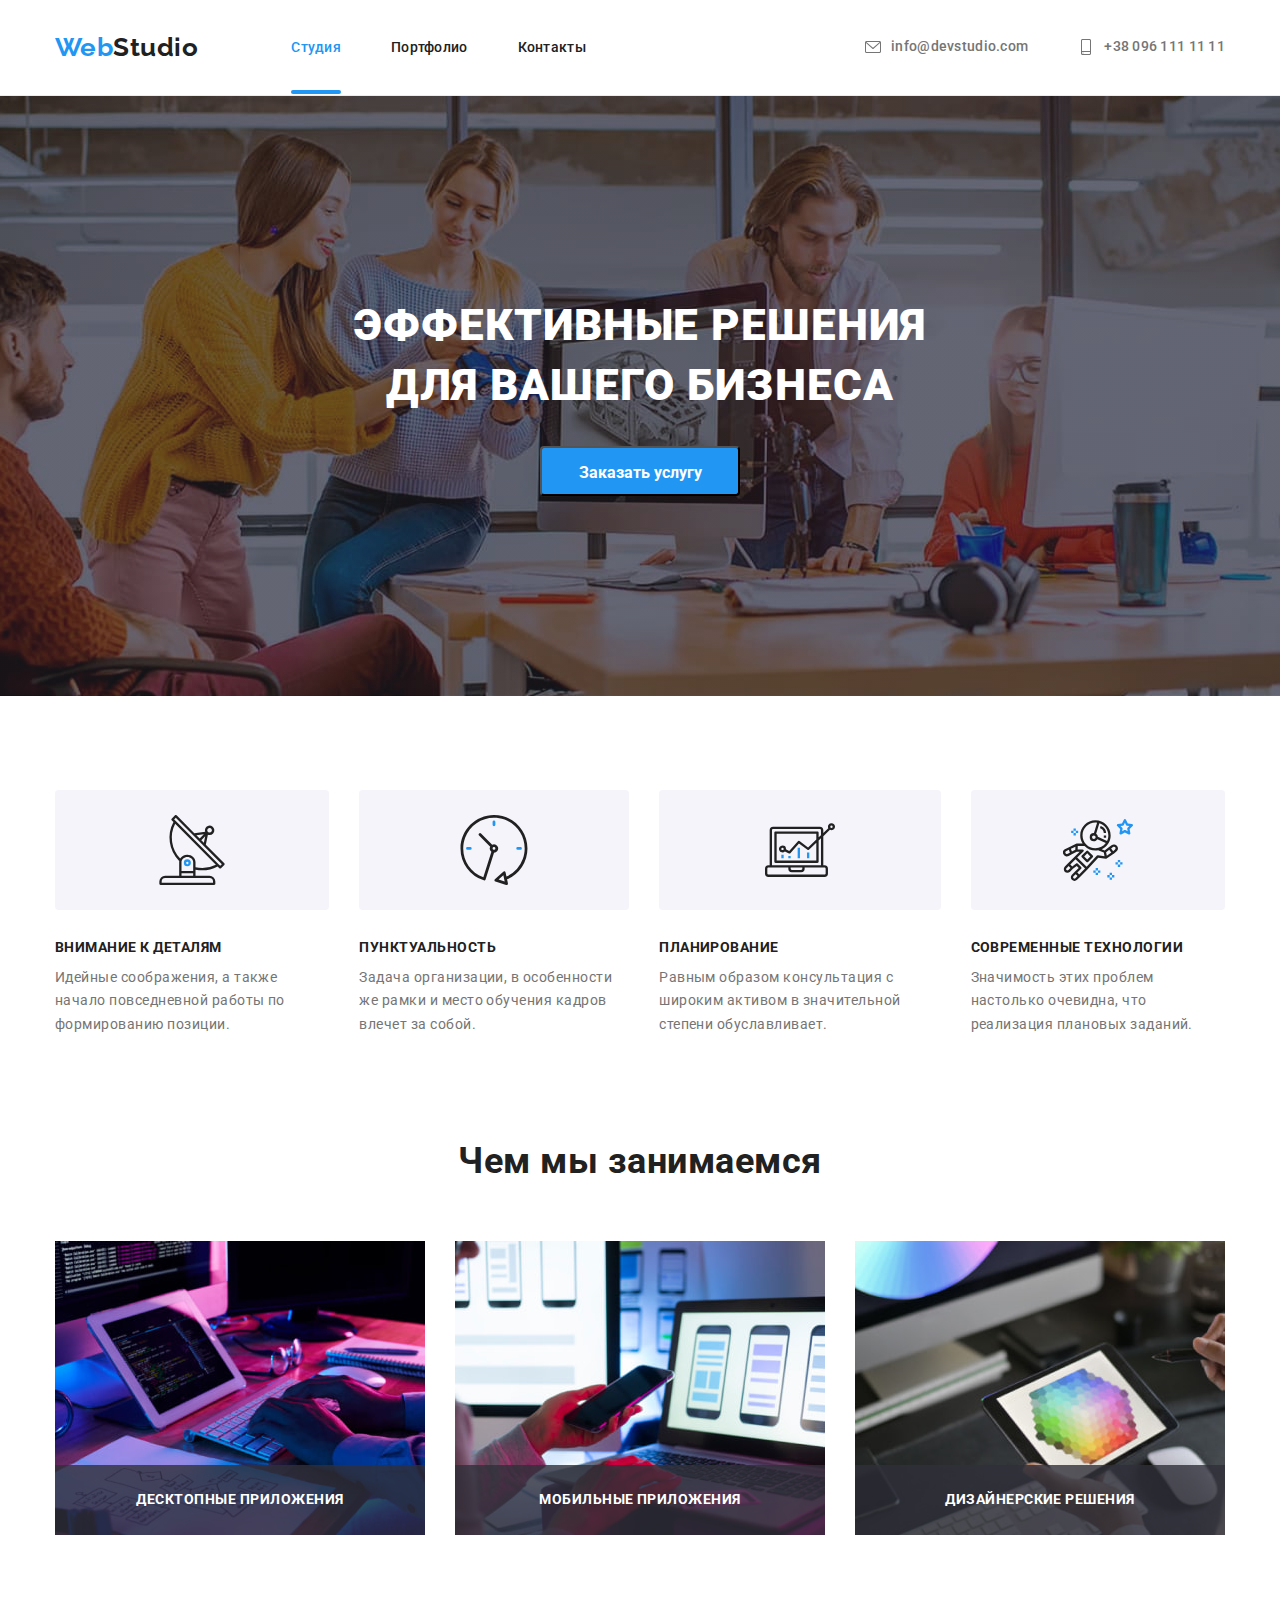
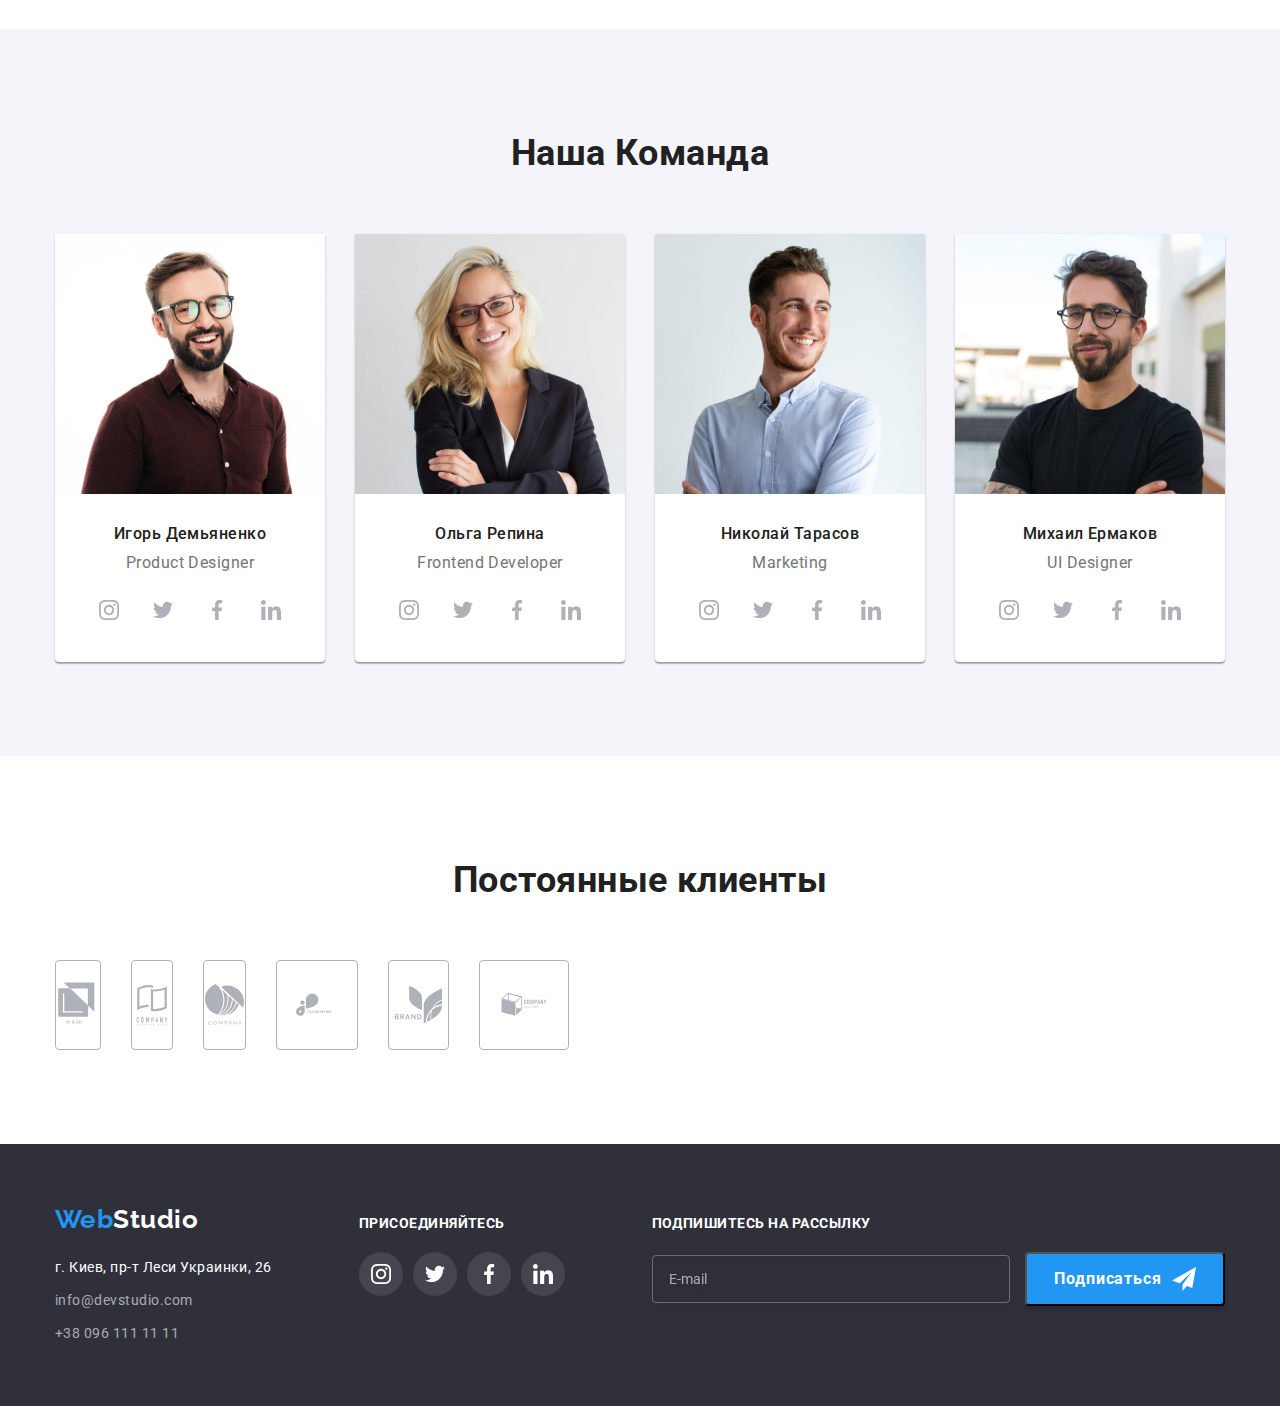
<file: index.html>
<!DOCTYPE html>
<html lang="ru">
<head>
    <meta charset="UTF-8">
    <meta http-equiv="X-UA-Compatible" content="IE=edge">
    <meta name="viewport" content="width=device-width, initial-scale=1.0">
    <title>WebStudio</title>
    <link rel="preconnect" href="https://fonts.gstatic.com">
    <link href="https://fonts.googleapis.com/css2?family=Raleway:wght@700&family=Roboto:wght@400;500;700;900&display=swap"
        rel="stylesheet">
    <link rel="stylesheet" href="https://cdnjs.cloudflare.com/ajax/libs/modern-normalize/0.2.0/modern-normalize.css">
    <link rel="stylesheet" href="./css/styles.css">
</head>
<body>
    <!--Шапка-->
    <header class="header">
        <div class="container">
            <nav class="navigation">
                <a class="logo link" href="./index.html">
                    <span class="logo-accent">Web</span>Studio
                </a>
                <ul class="nav-list list">
                    <li class="nav-item"><a class="nav-link-current" href="./index.html">Студия</a></li>
                    <li class="nav-item"><a class="nav-link" href="./portfolio.html">Портфолио</a></li>
                    <li class="nav-item"><a class="nav-link" href="">Контакты</a></li>
                </ul>
            </nav>
            <ul class="contact-list list">
                <li class="contact-item">
                    <a class="contact-link" href="mailto:info@devstudio.com">
                    <svg class="contact-icon">
                        <use href="./images/sprite.svg#icon-envelope"></use>
                    </svg>
                    info@devstudio.com</a></li>
                <li class="contact-item">
                    <a class="contact-link" href="tel:+380961111111">
                    <svg class="contact-icon">
                        <use href="./images/sprite.svg#icon-smartphone"></use>
                    </svg>
                    +38 096 111 11 11</a></li>
            </ul>
        </div>
    </header>
    <main>
        <!--Секция Герой-->
        <section class="hero">
            <div class="container">
                <h1 class="hero-title">Эффективные решения <br> для вашего бизнеса</h1>
                <button class="button-hero" type="button" data-modal-open>Заказать услугу</button>   
            </div>
        </section>
        <!--Секция 2-->
        <section class="section our-benefits">
            <div class="container">
                <h2 class=visually-hidden>Наши преимущества</h2>
                <ul class="benefits-list list">
                    <li class="benefits-item">
                        <h3 class="benefits-item-title">Внимание к деталям</h3>
                        <p class="benefits-item-text">Идейные соображения, а также начало повседневной работы по формированию позиции.</p>
                    </li>
                    <li class="benefits-item">
                        <h3 class="benefits-item-title">Пунктуальность</h3>
                        <p class="benefits-item-text">Задача организации, в особенности же рамки и место обучения кадров влечет за собой.</p>
                    </li>
                    <li class="benefits-item">
                        <h3 class="benefits-item-title">Планирование</h3>
                        <p class="benefits-item-text">Равным образом консультация с широким активом в значительной степени обуславливает.</p>
                    </li>
                    <li class="benefits-item">
                        <h3 class="benefits-item-title">Современные технологии</h3>
                        <p class="benefits-item-text">Значимость этих проблем настолько очевидна, что реализация плановых заданий.</p>
                    </li>
                </ul>
            </div>
        </section>
        <!--Секция 3-->
        <section class="section our-activities">
            <div class="container">
                <h2 class="section-title">Чем мы занимаемся</h2>
                <ul class="activities-list list">
                    <li class="activities-item">
                        <img src="./images/pic1.jpg" alt="Работа с кодом" width="370">
                        <div class="activities-item-text">
                            <p>Десктопные приложения</p>
                        </div>
                    </li>
                    <li class="activities-item">
                        <img src="./images/pic2.jpg" alt="Работа с макетами" width="370">
                        <div class="activities-item-text">
                            <p>Мобильные приложения</p>
                        </div>
                    </li>
                    <li class="activities-item">
                        <img src="./images/pic3.jpg" alt="Работа с цветом" width="370">
                        <div class="activities-item-text">
                            <p>Дизайнерские решения</p>
                        </div>
                    </li>
                </ul>
            </div>
        </section>
        <!--Секция 4-->
        <section class= "section our-team">
            <div class="container">
                <h2 class="section-title">Наша Команда</h2>
                <ul class="team-list list">
                    <li class="team-list-item">
                        <img src="./images/photo1.jpg" alt="Фото Игоря Демьяненко" width="270">
                        <div class="team-list-text">
                            <h3 class="team-member">Игорь Демьяненко</h3>
                            <p class="team-member-position">Product Designer</p>
                            <ul class="social-icons list">
                                <li class="social-icons-item">
                                    <a href="" class="social-icons-link" target="_blank" rel="noopener noreferrer">
                                        <svg class="icon">
                                            <use href="./images/sprite.svg#icon-instagram"></use>
                                        </svg>
                                    </a>
                                </li>
                                <li class="social-icons-item">
                                    <a href="" class="social-icons-link" target="_blank" rel="noopener noreferrer">
                                        <svg class="icon">
                                            <use href="./images/sprite.svg#icon-twitter"></use>
                                        </svg>
                                    </a>
                                </li>
                                <li class="social-icons-item">
                                    <a href="" class="social-icons-link" target="_blank" rel="noopener noreferrer">
                                        <svg class="icon">
                                            <use href="./images/sprite.svg#icon-facebook"></use>
                                        </svg>
                                    </a>
                                </li>
                                <li class="social-icons-item">
                                    <a href="" class="social-icons-link" target="_blank" rel="noopener noreferrer">
                                        <svg class="icon">
                                            <use href="./images/sprite.svg#icon-linkedin"></use>
                                        </svg>
                                    </a>
                                </li>
                            </ul>
                    
                        </div>
                    </li>
                    <li class="team-list-item">
                        <img src="./images/photo2.jpg" alt="Фото Ольги Репиной" width="270">
                        <div class="team-list-text"> 
                            <h3 class="team-member">Ольга Репина</h3>
                            <p class="team-member-position">Frontend Developer</p>
                            <ul class="social-icons list">
                                <li class="social-icons-item">
                                    <a href="" class="social-icons-link" target="_blank" rel="noopener noreferrer">
                                        <svg class="icon">
                                            <use href="./images/sprite.svg#icon-instagram"></use>
                                        </svg>
                                    </a>
                                </li>
                                <li class="social-icons-item">
                                    <a href="" class="social-icons-link" target="_blank" rel="noopener noreferrer">
                                        <svg class="icon">
                                            <use href="./images/sprite.svg#icon-twitter"></use>
                                        </svg>
                                    </a>
                                </li>
                                <li class="social-icons-item">
                                    <a href="" class="social-icons-link" target="_blank" rel="noopener noreferrer">
                                        <svg class="icon">
                                            <use href="./images/sprite.svg#icon-facebook"></use>
                                        </svg>
                                    </a>
                                </li>
                                <li class="social-icons-item">
                                    <a href="" class="social-icons-link" target="_blank" rel="noopener noreferrer">
                                        <svg class="icon">
                                            <use href="./images/sprite.svg#icon-linkedin"></use>
                                        </svg>
                                    </a>
                                </li>
                            </ul>
                        </div>
                    </li>
                    <li class="team-list-item">
                        <img src="./images/photo3.jpg" alt="Фото Николая Тарасова" width="270">
                        <div class="team-list-text"> 
                            <h3 class="team-member">Николай Тарасов</h3>
                            <p class="team-member-position">Marketing</p>
                            <ul class="social-icons list">
                                <li class="social-icons-item">
                                    <a href="" class="social-icons-link" target="_blank" rel="noopener noreferrer">
                                        <svg class="icon">
                                            <use href="./images/sprite.svg#icon-instagram"></use>
                                        </svg>
                                    </a>
                                </li>
                                <li class="social-icons-item">
                                    <a href="" class="social-icons-link" target="_blank" rel="noopener noreferrer">
                                        <svg class="icon">
                                            <use href="./images/sprite.svg#icon-twitter"></use>
                                        </svg>
                                    </a>
                                </li>
                                <li class="social-icons-item">
                                    <a href="" class="social-icons-link" target="_blank" rel="noopener noreferrer">
                                        <svg class="icon">
                                            <use href="./images/sprite.svg#icon-facebook"></use>
                                        </svg>
                                    </a>
                                </li>
                                <li class="social-icons-item">
                                    <a href="" class="social-icons-link" target="_blank" rel="noopener noreferrer">
                                        <svg class="icon">
                                            <use href="./images/sprite.svg#icon-linkedin"></use>
                                        </svg>
                                    </a>
                                </li>
                            </ul>
                        </div>
                        </li>
                    <li class="team-list-item">
                        <img src="./images/photo4.jpg" alt="Фото Михаила Ермакова" width="270">
                        <div class="team-list-text"> 
                            <h3 class="team-member">Михаил Ермаков</h3>
                            <p class="team-member-position">UI Designer</p>
                            <ul class="social-icons list">
                                <li class="social-icons-item">
                                    <a href="" class="social-icons-link" target="_blank" rel="noopener noreferrer">
                                        <svg class="icon">
                                            <use href="./images/sprite.svg#icon-instagram"></use>
                                        </svg>
                                    </a>
                                </li>
                                <li class="social-icons-item">
                                    <a href="" class="social-icons-link" target="_blank" rel="noopener noreferrer">
                                        <svg class="icon">
                                            <use href="./images/sprite.svg#icon-twitter"></use>
                                        </svg>
                                    </a>
                                </li>
                                <li class="social-icons-item">
                                    <a href="" class="social-icons-link" target="_blank" rel="noopener noreferrer">
                                        <svg class="icon">
                                            <use href="./images/sprite.svg#icon-facebook"></use>
                                        </svg>
                                    </a>
                                </li>
                                <li class="social-icons-item">
                                    <a href="" class="social-icons-link" target="_blank" rel="noopener noreferrer">
                                        <svg class="icon">
                                            <use href="./images/sprite.svg#icon-linkedin"></use>
                                        </svg>
                                    </a>
                                </li>
                            </ul>
                        </div>
                        </li>
                </ul>
            </div>
        </section>
        <!--Секция 5-->
        <section class="section clients">
            <div class="container">
                <h2 class="section-title">Постоянные клиенты</h2>
                <ul class="clients-list list">
                    <li class="clients-item">
                        <a href="" class="clients-item-link" target="_blank" rel="noopener noreferrer">
                            <svg class="icon" width="44" height="49">
                                <use href="./images/sprite.svg#icon-logo1"></use>
                            </svg>
                        </a>
                    </li>
                    <li class="clients-item">
                        <a href="" class="clients-item-link" target="_blank" rel="noopener noreferrer">
                            <svg class="icon" width="40" height="52">
                                <use href="./images/sprite.svg#icon-logo2"></use>
                            </svg>
                        </a>
                    </li>
                    <li class="clients-item">
                        <a href="" class="clients-item-link" target="_blank" rel="noopener noreferrer">
                            <svg class="icon" width="41" height="43">
                                <use href="./images/sprite.svg#icon-logo3"></use>
                            </svg>
                        </a>
                    </li>
                    <li class="clients-item">
                        <a href="" class="clients-item-link" target="_blank" rel="noopener noreferrer">
                            <svg class="icon" width="80" height="42">
                                <use href="./images/sprite.svg#icon-logo4"></use>
                            </svg>
                        </a>
                    </li>
                    <li class="clients-item">
                        <a href="" class="clients-item-link" target="_blank" rel="noopener noreferrer">
                            <svg class="icon" width="59" height="47">
                                <use href="./images/sprite.svg#icon-logo5"></use>
                            </svg>
                        </a>
                    </li>
                    <li class="clients-item">
                        <a href="" class="clients-item-link" target="_blank" rel="noopener">
                            <svg class="icon" width="88" height="45">
                                <use href="./images/sprite.svg#icon-logo6"></use>
                            </svg>
                        </a>
                    </li>
                </ul>
            </div>
        </section>
    </main>
    <footer class="footer">
        <div class="container">
            <div class="footer-contacts">
                <a class="logo link" href="./index.html"><span class="logo-accent">Web</span><span class="logo-dark-bg">Studio</span></a> 
                <address class="address">
                    <p>г. Киев, пр-т Леси Украинки, 26</p>
                <ul class="list">
                    <li><a class="footer-contact-item" href="mailto:info@devstudio.com">info@devstudio.com</a></li>
                    <li><a class="footer-contact-item" href="tel:+380961111111">+38 096 111 11 11</a></li>
                </ul>
                </address> 
            </div>
            <div class="follow-links">
                <p class="follow-text">Присоединяйтесь</p>
                <ul class="social-icons list">
                    <li class="social-icons-item">
                        <a href="" class="social-icons-link" target="_blank" rel="noopener noreferrer">
                            <svg class="icon">
                                <use href="./images/sprite.svg#icon-instagram"></use>
                            </svg>
                        </a>
                    </li>
                    <li class="social-icons-item">
                        <a href="" class="social-icons-link" target="_blank" rel="noopener noreferrer">
                            <svg class="icon">
                                <use href="./images/sprite.svg#icon-twitter"></use>
                            </svg>
                        </a>
                    </li>
                    <li class="social-icons-item">
                        <a href="" class="social-icons-link" target="_blank" rel="noopener noreferrer">
                            <svg class="icon">
                                <use href="./images/sprite.svg#icon-facebook"></use>
                            </svg>
                        </a>
                    </li>
                    <li class="social-icons-item">
                        <a href="" class="social-icons-link" target="_blank" rel="noopener noreferrer">
                            <svg class="icon">
                                <use href="./images/sprite.svg#icon-linkedin"></use>
                            </svg>
                        </a>
                    </li>
                </ul>
            </div>
            <div class="subscription">
                <p class="follow-text">Подпишитесь на рассылку</p>
                <form class="footer-form" name="subscription">
                    <input type="email" name="email" placeholder="E-mail" class="subscription-input">
                    <button class="subscribe-btn" type="submit">
                        <span class="subscribe-text">Подписаться</span> 
                        <svg class="icon" width="24" height="24">
                        <use href="./images/sprite.svg#icon-send"></use>
                        </svg>
                    </button>
                </form>
            </div>
        </div>
    </footer>
    <div class="backdrop is-hidden" data-modal>
        <div class="modal">
            <button class="btn-close" data-modal-close>
                <svg width="11" height="11">
                    <use href="./images/sprite.svg#icon-close"></use>
                </svg>
            </button>
            <p class="form-title">Оставьте свои данные, мы вам перезвоним</p>
            <form class="contact-form" name="contact-form">
                <div class="form-field">
                    <label for="name">Имя</label>
                    <div class="contact-input">
                        <input class="form-input" type="text" name="name" id="name">
                        <svg class="form-icon" width="18" height="18">
                            <use href="./images/sprite.svg#icon-person"></use>
                        </svg>
                    </div>
                </div>
                <div class="form-field">               
                    <label for="phone">Телефон</label>
                    <div class="contact-input">
                        <input class="form-input" type="tel" name="phone-number" id="phone">
                        <svg class="form-icon" width="18" height="18">
                            <use href="./images/sprite.svg#icon-phone"></use>
                        </svg>
                    </div>
                </div> 
                <div class="form-field">
                    <label for="e-mail">Почта</label>
                    <div class="contact-input">
                        <input class="form-input" type="email" name="e-mail" id="e-mail">
                        <svg class="form-icon" width="18" height="18">
                            <use href="./images/sprite.svg#icon-email"></use>
                        </svg>
                    </div>
                </div>
                <div class="form-field">
                    <label for="comment">Комментарий</label>
                    <textarea class="form-input" name="comment" id="comment" placeholder="Введите текст" rows="7"></textarea>
                </div>
                <label class="checkbox-label">
                    <input class="checkbox" type="checkbox" name="agreement">
                    <svg class="checkbox-icon" width="16" height="15">
                        <use href="./images/sprite.svg#icon-check"></use>
                    </svg>
                    <span>
                    <span class="checkbox-text">Соглашаюсь с рассылкой и принимаю</span> <a class="checkbox-link" href="">Условия договора</a>
                    </span>
                </label>
                <button class="submit-btn" type="submit">Отправить</button>  
            </form>
        </div>
    </div>
    <script src="./js/modal.js"></script>
</body>

</html>
</file>
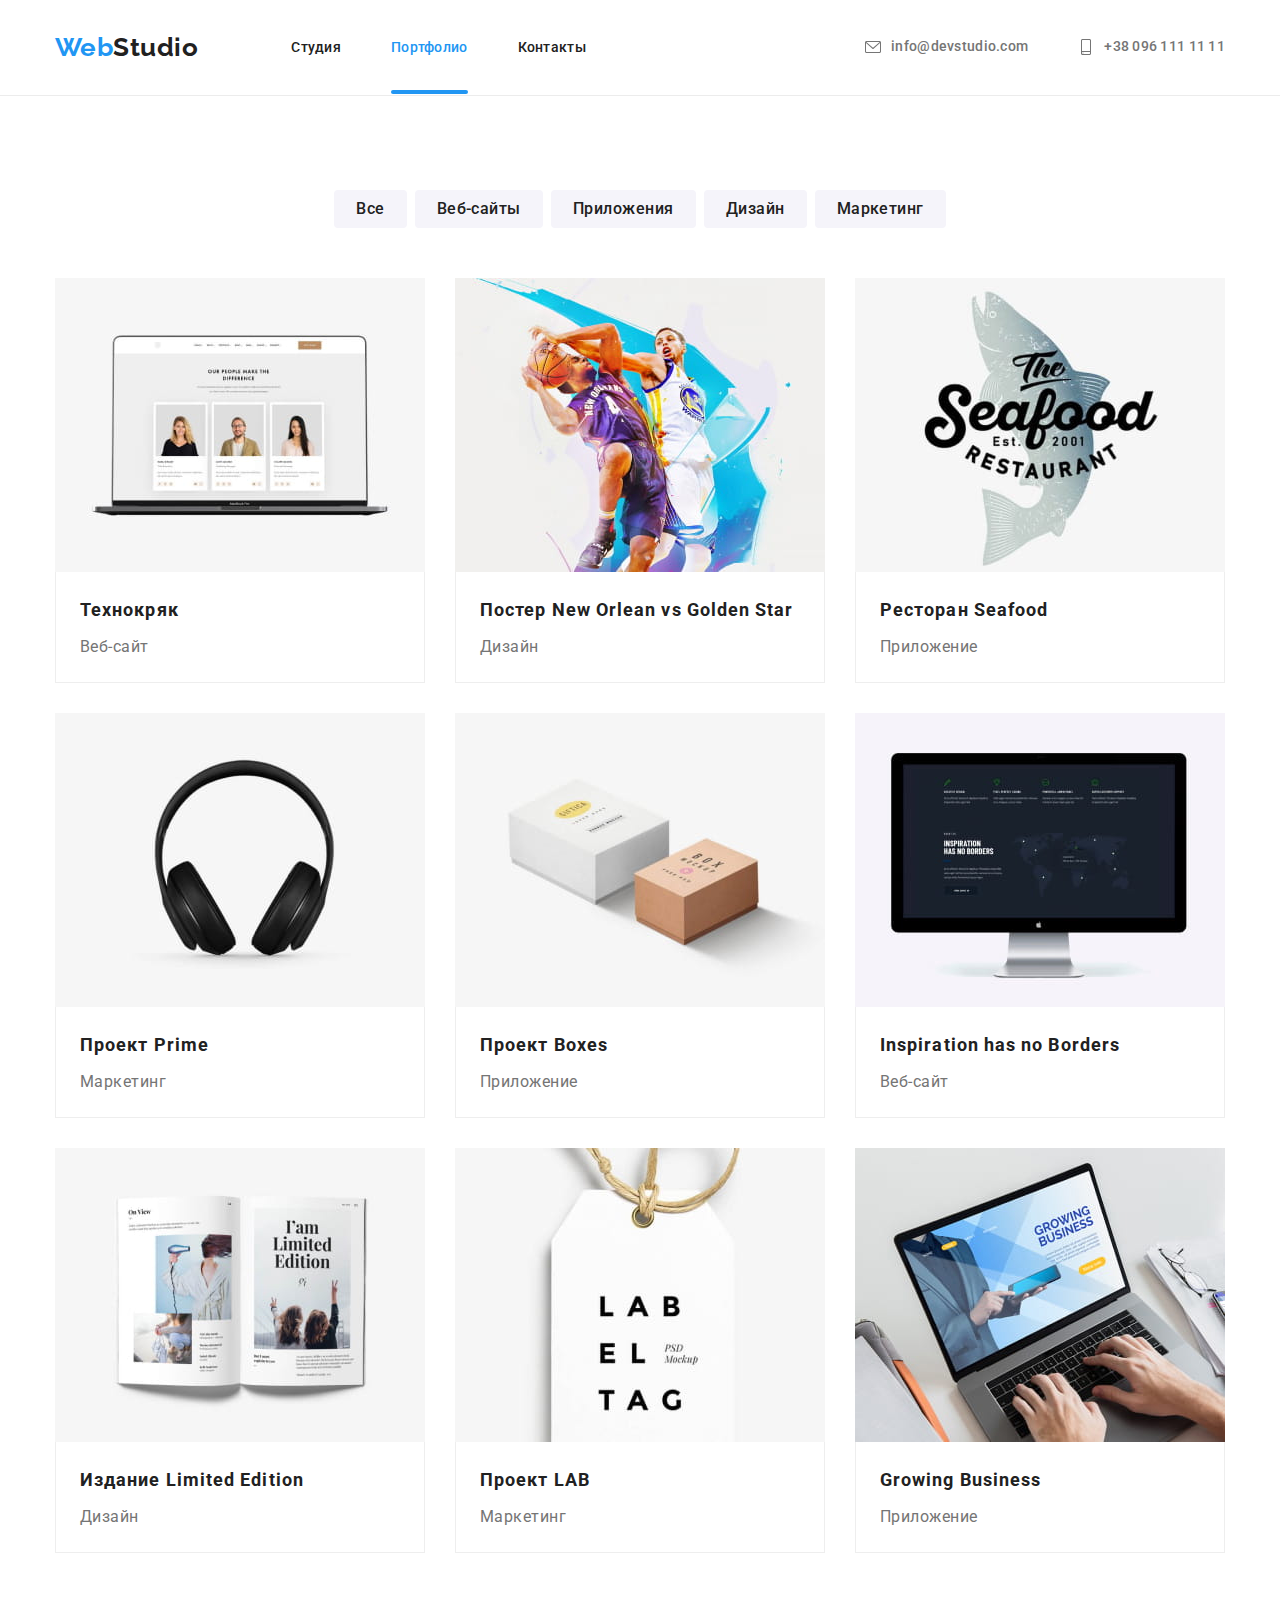
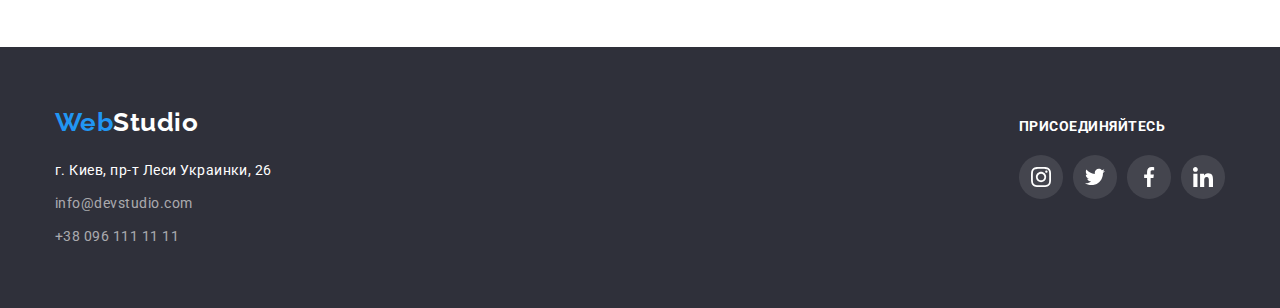
<file: portfolio.html>
<!DOCTYPE html>
<html lang="ru">
<head>
    <meta charset="UTF-8">
    <meta http-equiv="X-UA-Compatible" content="IE=edge">
    <meta name="viewport" content="width=device-width, initial-scale=1.0">
    <title>Portfolio</title>
    <link rel="preconnect" href="https://fonts.gstatic.com">
    <link href="https://fonts.googleapis.com/css2?family=Raleway:wght@700&family=Roboto:wght@400;500;700;900&display=swap"
        rel="stylesheet">
    <link rel="stylesheet" href="https://cdnjs.cloudflare.com/ajax/libs/modern-normalize/0.2.0/modern-normalize.css">
    <link rel="stylesheet" href="./css/styles.css">
</head>
<body>
    <!--Шапка-->
    <header class="header">
        <div class="container">
            <nav class="navigation">
                <a class="logo link" href="./index.html">
                    <span class="logo-accent">Web</span>Studio
                </a>
                <ul class="nav-list list">
                    <li class="nav-item"><a class="nav-link" href="./index.html">Студия</a></li>
                    <li class="nav-item"><a class="nav-link-current" href="./portfolio.html">Портфолио</a></li>
                    <li class="nav-item"><a class="nav-link" href="">Контакты</a></li>
                </ul>
            </nav>
            <ul class="contact-list list">
                <li class="contact-item">
                    <a class="contact-link" href="mailto:info@devstudio.com">
                        <svg class="contact-icon">
                            <use href="./images/sprite.svg#icon-envelope"></use>
                        </svg>
                        info@devstudio.com</a>
                </li>
                <li class="contact-item">
                    <a class="contact-link" href="tel:+380961111111">
                        <svg class="contact-icon">
                            <use href="./images/sprite.svg#icon-smartphone"></use>
                        </svg>
                        +38 096 111 11 11</a>
                </li>
            </ul>
        </div>
    </header>
    <main>
        <section class="section">
            <div class="container">
                <h1 class="visually-hidden">Портфолио</h1>
                <ul class="button-list list">
                    <li class="filter"><button type="button">Все</button></li>
                    <li class="filter"><button type="button">Веб-сайты</button></li>
                    <li class="filter"><button type="button">Приложения</button></li>
                    <li class="filter"><button type="button">Дизайн</button></li>
                    <li class="filter"><button type="button">Маркетинг</button></li>
                </ul>
                <ul class="portfolio-item-list list">
                    <li class="portfolio-item">
                        <a class="portfolio-link link" href="">
                            <div class="portfolio-thumb">
                                 <img src="./images/img-1.jpg" alt="Сайт Технокряк" width="370">
                                 <div class="overlay">
                                    <p>Технокряк это современная площадка распространения коронавируса. Компании используют эту платформу для цифрового
                                шпионажа и атак на защищённые сервера конкурентов.</p>
                                </div>
                            </div>
                                <div class="item-text">     
                                    <h2 class="portfolio-item-title">Технокряк</h2>
                                    <p class="portfolio-item-desc">Веб-сайт</p>
                                </div>
                        </a>
                    </li>
                    <li class="portfolio-item">
                        <a class="portfolio-link link" href="">
                            <div class="portfolio-thumb">
                                 <img src="./images/img-2.jpg" alt="Постер баскетбол" width="370">
                                 <div class="overlay">
                                    <p>Технокряк это современная площадка распространения коронавируса. Компании используют эту платформу для цифрового
                                шпионажа и атак на защищённые сервера конкурентов.</p>
                                </div>
                            </div>
                                <div class="item-text">
                                    <h2 class="portfolio-item-title">Постер New Orlean vs Golden Star</h2>
                                    <p class="portfolio-item-desc">Дизайн</p>
                                </div>
                        </a>
                    </li>
                    <li class="portfolio-item">
                        <a class="portfolio-link link" href="">
                            <div class="portfolio-thumb">
                                 <img src="./images/img-3.jpg" alt="Логотип ресторана" width="370">
                                 <div class="overlay">
                                    <p>Технокряк это современная площадка распространения коронавируса. Компании используют эту платформу для цифрового
                                шпионажа и атак на защищённые сервера конкурентов.</p>
                                </div>
                            </div>
                                <div class="item-text">
                                    <h2 class="portfolio-item-title">Ресторан Seafood</h2>
                                    <p class="portfolio-item-desc">Приложение</p>
                                </div>
                        </a>
                    </li>
                    <li class="portfolio-item">
                        <a class="portfolio-link link" href="">
                            <div class="portfolio-thumb">
                                 <img src="./images/img-4.jpg" alt="Наушники" width="370">
                                 <div class="overlay">
                                    <p>Технокряк это современная площадка распространения коронавируса. Компании используют эту платформу для цифрового
                                шпионажа и атак на защищённые сервера конкурентов.</p>
                                </div>
                            </div>
                                <div class="item-text"> 
                                    <h2 class="portfolio-item-title">Проект Prime</h2>
                                    <p class="portfolio-item-desc">Маркетинг</p>
                                </div>
                        </a>
                    </li>
                    <li class="portfolio-item">
                        <a class="portfolio-link link" href="">
                            <div class="portfolio-thumb">
                                 <img src="./images/img-5.jpg" alt="Два бокса" width="370">
                                 <div class="overlay">
                                    <p>Технокряк это современная площадка распространения коронавируса. Компании используют эту платформу для цифрового
                                шпионажа и атак на защищённые сервера конкурентов.</p>
                                </div>
                            </div>
                                <div class="item-text"> 
                                    <h2 class="portfolio-item-title">Проект Boxes</h2>
                                    <p class="portfolio-item-desc">Приложение</p>
                                </div>
                        </a>
                    </li>
                    <li class="portfolio-item">
                        <a class="portfolio-link link" href="">
                            <div class="portfolio-thumb">
                                 <img src="./images/img-6.jpg" alt="Страница сайта" width="370">
                                 <div class="overlay">
                                    <p>Технокряк это современная площадка распространения коронавируса. Компании используют эту платформу для цифрового
                                шпионажа и атак на защищённые сервера конкурентов.</p>
                                </div>
                            </div>
                                <div class="item-text"> 
                                    <h2 class="portfolio-item-title">Inspiration has no Borders</h2>
                                    <p class="portfolio-item-desc">Веб-сайт</p>
                                </div>
                        </a>
                    </li>
                    <li class="portfolio-item">
                        <a class="portfolio-link link" href="">
                            <div class="portfolio-thumb">
                                 <img src="./images/img-7.jpg" alt="Открытая книга" width="370">
                                 <div class="overlay">
                                    <p>Технокряк это современная площадка распространения коронавируса. Компании используют эту платформу для цифрового
                                шпионажа и атак на защищённые сервера конкурентов.</p>
                                </div>
                            </div>
                                <div class="item-text"> 
                                    <h2 class="portfolio-item-title">Издание Limited Edition</h2>
                                    <p class="portfolio-item-desc">Дизайн</p>
                                </div>
                        </a>
                    </li>
                    <li class="portfolio-item">
                        <a class="portfolio-link link" href="">
                            <div class="portfolio-thumb">
                                 <img src="./images/img-8.jpg" alt="Бирка" width="370">
                                 <div class="overlay">
                                    <p>Технокряк это современная площадка распространения коронавируса. Компании используют эту платформу для цифрового
                                шпионажа и атак на защищённые сервера конкурентов.</p>
                                </div>
                            </div>
                                <div class="item-text"> 
                                    <h2 class="portfolio-item-title">Проект LAB</h2>
                                    <p class="portfolio-item-desc">Маркетинг</p>
                                </div> 
                        </a>
                    </li>
                    <li class="portfolio-item">
                        <a class="portfolio-link link" href="">
                            <div class="portfolio-thumb">
                                 <img src="./images/img-9.jpg" alt="Работа за ноутбуком" width="370">
                                 <div class="overlay">
                                    <p>Технокряк это современная площадка распространения коронавируса. Компании используют эту платформу для цифрового
                                шпионажа и атак на защищённые сервера конкурентов.</p>
                                </div>
                            </div>
                                <div class="item-text"> 
                                    <h2 class="portfolio-item-title">Growing Business</h2>
                                    <p class="portfolio-item-desc">Приложение</p>
                                </div>
                        </a>
                    </li>
                </ul>
            </div>
        </section>
    </main>
    <footer class="footer">
        <div class="container">
            <div class="footer-contacts">
                <a class="logo link" href="./index.html"><span class="logo-accent">Web</span><span
                        class="logo-dark-bg">Studio</span></a>
                <address class="address">
                    <p>г. Киев, пр-т Леси Украинки, 26</p>
                    <ul class="list">
                        <li><a class="footer-contact-item" href="mailto:info@devstudio.com">info@devstudio.com</a></li>
                        <li><a class="footer-contact-item" href="tel:+380961111111">+38 096 111 11 11</a></li>
                    </ul>
                </address>
            </div>
            <div class="follow-links">
                <p class="follow-text">Присоединяйтесь</p>
                <ul class="social-icons list">
                    <li class="social-icons-item">
                        <a href="" class="social-icons-link" target="_blank" rel="noopener noreferrer">
                            <svg class="icon">
                                <use href="./images/sprite.svg#icon-instagram"></use>
                            </svg>
                        </a>
                    </li>
                    <li class="social-icons-item">
                        <a href="" class="social-icons-link" target="_blank" rel="noopener noreferrer">
                            <svg class="icon">
                                <use href="./images/sprite.svg#icon-twitter"></use>
                            </svg>
                        </a>
                    </li>
                    <li class="social-icons-item">
                        <a href="" class="social-icons-link" target="_blank" rel="noopener noreferrer">
                            <svg class="icon">
                                <use href="./images/sprite.svg#icon-facebook"></use>
                            </svg>
                        </a>
                    </li>
                    <li class="social-icons-item">
                        <a href="" class="social-icons-link" target="_blank" rel="noopener noreferrer">
                            <svg class="icon">
                                <use href="./images/sprite.svg#icon-linkedin"></use>
                            </svg>
                        </a>
                    </li>
                </ul>
            </div>
    </footer>
</body>
</html>
</file>
<file: css/styles.css>
:root {
  --primary-text-color: #212121;
  --secondary-text-color: #757575;
  --accent-color: #2196f3;
  --logo-text-color: #000000;
  --button-bg-color: #f5f4fa;
  --dark-bg-color: #2f303a;
  --light-text-color: #ffffff;
  --primary-bg-color: #ffffff;
  --primary-icons-color: #afb1b8;

  --animation: 250ms cubic-bezier(0.4, 0, 0.2, 1);
}

body {
  font-family: Roboto, sans-serif;
  letter-spacing: 0.03em;
  color: var(--primary-text-color);
}
html {
  box-sizing: border-box;
}

*,
*::after,
*::before {
  box-sizing: inherit;
}
h1,
h2,
h3,
h4,
h5,
h6 {
  margin-top: 0;
}
p {
  margin-top: 0;
  margin-bottom: 0;
}
.list {
  padding-left: 0;
  margin: 0;
  list-style: none;
}

.container {
  width: 1200px;
  padding-right: 15px;
  padding-left: 15px;
  margin-right: auto;
  margin-left: auto;
}
.section {
  padding-top: 94px;
  padding-bottom: 94px;
}
img {
  display: block;
  max-width: 100%;
  height: auto;
}

/*Шапка*/
.header {
  border-bottom-width: 1px;
  border-bottom-style: solid;
  border-bottom-color: #ececec;
}

.header > .container {
  display: flex;
  align-items: center;
  padding-top: 32px;
  padding-bottom: 32px;
}

.navigation {
  display: flex;
  align-items: center;
  margin-right: auto;
}
/*Логотип*/
.logo {
  margin-right: 93px;
  font-family: Raleway, sans-serif;
  font-size: 26px;
  font-weight: 700;
  line-height: 1.19;
  color: var(--logo-text-color);
}
.logo:focus {
  outline-color: var(--accent-color);
}
.logo-accent {
  color: var(--accent-color);
}
.nav-list {
  display: flex;
}
.nav-item:not(:last-child) {
  margin-right: 50px;
}

.nav-link {
  padding-top: 15px;
  padding-bottom: 15px;

  text-decoration: none;
  font-weight: 500;
  font-size: 14px;
  line-height: 1.14;
  letter-spacing: 0.02em;
  color: var(--primary-text-color);

  transition: color var(--animation);
}
.nav-link:hover,
.nav-link:focus {
  color: var(--accent-color);
  outline-color: var(--accent-color);
}

.nav-link-current {
  position: relative;

  padding-top: 15px;
  padding-bottom: 15px;

  text-decoration: none;
  font-weight: 500;
  font-size: 14px;
  line-height: 1.14;
  letter-spacing: 0.02em;
  color: var(--accent-color);
}
.nav-link-current::after {
  position: absolute;
  bottom: -24px;
  left: 0;

  content: "";
  width: 100%;
  height: 4px;
  background-color: var(--accent-color);
  border-radius: 2px;
}
.nav-link-current:focus {
  outline-color: var(--accent-color);
}
.contact-list {
  display: flex;
}
.contact-list > li:not(:last-child) {
  margin-right: 50px;
}

.contact-link {
  display: flex;
  text-decoration: none;
  justify-content: center;
  align-items: center;
  font-weight: 500;
  font-size: 14px;
  line-height: 1.14;
  letter-spacing: 0.02em;
  color: var(--secondary-text-color);

  transition: color var(--animation);
}
.contact-link:hover,
.contact-link:focus {
  color: var(--accent-color);
  outline-color: var(--accent-color);
}
.contact-link:hover .contact-icon {
  fill: var(--accent-color);
}
.contact-link:focus .contact-icon {
  fill: var(--accent-color);
  outline: none;
}
.contact-icon {
  width: 16px;
  height: 16px;
  margin-right: 10px;
  fill: var(--secondary-text-color);

  transition: fill var(--animation);
}

/*Главная страница*/
/*Герой*/
.hero {
  background-image: linear-gradient(
      to right,
      rgba(47, 48, 58, 0.4),
      rgba(47, 48, 58, 0.4)
    ),
    url(../images/hero-bg.jpg);
  max-width: 1600px;
  background-position: center;
  margin-right: auto;
  margin-left: auto;
  background-color: var(--dark-bg-color);
}
.hero .container {
  padding: 200px 0px;

  text-align: center;
  letter-spacing: 0.06em;
}
.hero-title {
  margin-bottom: 30px;

  font-weight: 900;
  font-size: 44px;
  line-height: 1.36;
  text-transform: uppercase;
  color: var(--light-text-color);
}
.button-hero {
  width: 200px;
  height: 50px;
  border-radius: 4px;
  padding: 10px 32px;

  font-family: inherit;
  font-weight: 700;
  font-size: 16px;
  line-height: 1.88;
  align-items: center;

  color: var(--light-text-color);
  background-color: var(--accent-color);
}
/*Секции*/

.visually-hidden {
  position: absolute !important;
  clip: rect(1px 1px 1px 1px);
  clip: rect(1px, 1px, 1px, 1px);
  padding: 0 !important;
  border: 0 !important;
  height: 1px !important;
  width: 1px !important;
  overflow: hidden;
}
.benefits-list {
  display: flex;
}
.benefits-item {
  width: calc((100%-3 * 30px) / 4);
}
.benefits-item:not(:last-child) {
  margin-right: 30px;
}
.benefits-item::before {
  display: block;
  content: "";
  height: 120px;
  margin-bottom: 30px;
  border-radius: 4px;

  background-color: var(--button-bg-color);
  background-size: 70px 70px;
  background-repeat: no-repeat;
  background-position: center;
}
.benefits-item:nth-child(1)::before {
  background-image: url(../images/icons/antenna.svg);
}
.benefits-item:nth-child(2)::before {
  background-image: url(../images/icons/clock.svg);
}
.benefits-item:nth-child(3)::before {
  background-image: url(../images/icons/diagram.svg);
}
.benefits-item:nth-child(4)::before {
  background-image: url(../images/icons/astronaut.svg);
}

.benefits-item-title {
  margin-bottom: 10px;

  font-weight: 700;
  font-size: 14px;
  line-height: 1.14;
  text-transform: uppercase;
}
.benefits-item-text {
  font-size: 14px;
  line-height: 1.71;

  color: var(--secondary-text-color);
}
.section-title {
  margin-bottom: 50px;

  font-weight: 700;
  font-size: 36px;
  line-height: 1.67;
  text-align: center;
}
.our-activities {
  padding-top: 0px;
}
.activities-list {
  display: flex;
  margin-right: -30px;
  /*justify-content: space-between;*/
}
.activities-item {
  position: relative;

  max-width: calc((100%-60px) / 3);
  margin-right: 30px;
}
.activities-item-text {
  position: absolute;
  bottom: 0;

  width: 100%;
  height: 70px;
  padding: 27px 0px;

  font-weight: 700;
  font-size: 14px;
  line-height: 1.14;
  text-align: center;
  text-transform: uppercase;
  color: var(--light-text-color);
  background-color: rgba(47, 48, 58, 0.8);
}

.our-team {
  font-size: 16px;
  line-height: 1.19;
  text-align: center;

  background-color: var(--button-bg-color);
}
.team-list {
  display: flex;
  margin-left: -30px;
}
.team-list-item {
  width: calc((100%-90px) / 4);
  margin-left: 30px;
  border-radius: 0px 0px 4px 4px;

  background-color: var(--primary-bg-color);
  box-shadow: 0px 1px 3px rgba(0, 0, 0, 0.12), 0px 1px 1px rgba(0, 0, 0, 0.14),
    0px 2px 1px rgba(0, 0, 0, 0.2);
}
.team-list-text {
  padding: 30px 10px;
  text-align: center;
}
.team-member {
  margin-bottom: 10px;

  font-weight: 500;
  font-size: inherit;
}
.team-member-position {
  color: #757575;
  text-align: inherit;
  margin-bottom: 16px;
}
.social-icons {
  display: inline-flex;
}
.social-icons-item:not(:last-child) {
  margin-right: 10px;
}
.social-icons-link {
  display: flex;
  justify-content: center;
  align-items: center;
  width: 44px;
  height: 44px;
  border-radius: 50%;

  transition: background-color var(--animation);
}
.social-icons-link:hover,
.social-icons-link:focus {
  background-color: var(--accent-color);
  outline-color: var(--accent-color);
}
.social-icons-link:hover .icon {
  fill: var(--light-text-color);
}
.social-icons-link:focus .icon {
  fill: var(--light-text-color);
  outline-color: var(--accent-color);
}

.social-icons .icon {
  width: 20px;
  height: 20px;
  fill: var(--primary-icons-color);

  transition: fill var(--animation);
}
.clients-list {
  display: flex;
}
.clients-item {
  width: calc((100%-150px) / 6);

  justify-content: center;
  align-items: center;
}
.clients-item:not(:last-child) {
  margin-right: 30px;
}
.clients-item-link {
  display: flex;
  height: 90px;
  justify-content: center;
  align-items: center;

  border: 1px solid var(--primary-icons-color);
  border-radius: 4px;

  transition: border var(--animation);
}
.clients-item-link .icon {
  fill: var(--primary-icons-color);
  transition: fill var(--animation);
}
.clients-item-link:hover,
.clients-item-link:focus {
  border: 1px solid var(--accent-color);
  outline-color: var(--accent-color);
}
.clients-item-link:hover .icon {
  fill: var(--accent-color);
}
.clients-item-link:focus .icon {
  fill: var(--accent-color);
  outline-color: var(--accent-color);
}
/*Подвал*/
.footer {
  font-size: 14px;
  line-height: 1.71;

  color: var(--light-text-color);
  background-color: var(--dark-bg-color);
}
.footer .container {
  display: flex;
  padding-top: 60px;
  padding-bottom: 60px;

  align-items: baseline;
  justify-content: space-between;
}
.footer-contacts {
  flex-basis: calc((50%-45px) / 2);
}
.footer .logo {
  margin-right: 0;
}
.logo-dark-bg {
  color: var(--light-text-color);
}
.address {
  margin-top: 20px;

  font-style: normal;
}
.address > p {
  margin-bottom: 9px;
}
.address li:first-child {
  margin-bottom: 9px;
}
.footer-contact-item {
  text-decoration: none;
  color: rgba(255, 255, 255, 0.6);

  transition: color var(--animation);
}
.footer-contact-item:hover {
  color: var(--accent-color);
}
.footer-contact-item:focus {
  color: var(--accent-color);
  outline-color: var(--accent-color);
}
.follow-links {
  flex-basis: calc((50%-45px) / 2);
}
.follow-text {
  font-weight: 700;
  line-height: 1.14;
  text-transform: uppercase;
  margin-bottom: 20px;
}
.footer .social-icons-item {
  background-color: rgba(255, 255, 255, 0.1);
  border-radius: 50%;
}
.footer .icon {
  fill: var(--light-text-color);
}
.subscription {
  flex-basis: calc(50%-15px);
}
.subscription-input {
  width: 358px;
  padding: 15px 16px 15px;
  margin-right: 12px;

  background-color: transparent;
  color: var(--light-text-color);

  border: 1px solid rgba(255, 255, 255, 0.3);
  filter: drop-shadow(0px 4px 4px rgba(0, 0, 0, 0.15));
  border-radius: 4px;
}
.subscription-input::placeholder {
  font: size 16px;
  line-height: 1.25;
  color: rgba(255, 255, 255, 0.6);
}
.subscription-input:focus {
  outline-color: var(--accent-color);
}
.subscribe-btn {
  width: 200px;
  padding-top: 10px;
  padding-bottom: 10px;

  display: inline-flex;
  justify-content: center;
  align-items: center;

  font-weight: 700;
  font-size: 16px;
  line-height: 1.87;
  text-align: center;
  letter-spacing: 0.06em;

  color: var(--light-text-color);
  background-color: var(--accent-color);
  box-shadow: 0px 4px 4px rgba(0, 0, 0, 0.15);
  border-radius: 4px;
}
.subscribe-text {
  margin-right: 10px;
}

/*Портфолио*/
.button-list {
  display: flex;
  justify-content: center;
  margin-bottom: 50px;
}
.filter:not(:last-child) {
  margin-right: 8px;
}

.button-list button {
  padding: 6px 22px;
  border: transparent;
  border-radius: 4px;

  font-family: inherit;
  font-weight: 500;
  font-size: 16px;
  line-height: 1.63;
  text-align: center;
  letter-spacing: inherit;

  color: inherit;
  background-color: var(--button-bg-color);

  transition: color var(--animation), background-color var(--animation),
    box-shadow var(--animation);
}
.button-list button:hover,
.button-list button:focus,
.button-list button:active {
  color: var(--light-text-color);
  background-color: var(--accent-color);
  outline-color: var(--accent-color);
  cursor: pointer;
  box-shadow: 0px 3px 1px rgba(0, 0, 0, 0.1), 0px 1px 2px rgba(0, 0, 0, 0.08),
    0px 2px 2px rgba(0, 0, 0, 0.12);
}

.portfolio-item-list {
  display: flex;
  flex-wrap: wrap;
  margin-top: -30px;
  margin-left: -30px;
}
.portfolio-item {
  margin-top: 30px;
  margin-left: 30px;

  flex-basis: calc((100% - 90px) / 3);
}
.link {
  text-decoration: none;
  color: inherit;
}
.portfolio-link {
  display: block;
  transition: box-shadow var(--animation);
}
.portfolio-thumb {
  position: relative;
  overflow: hidden;
}
.portfolio-link:hover {
  box-shadow: 0px 1px 1px rgba(0, 0, 0, 0.12), 0px 4px 4px rgba(0, 0, 0, 0.06),
    1px 4px 6px rgba(0, 0, 0, 0.16);
}
.portfolio-link:focus {
  outline-color: var(--accent-color);
}

.portfolio-link:hover .overlay {
  transform: translateY(-100%);
}
.overlay {
  position: absolute;
  width: 100%;
  padding: 63px 24px;

  font-size: 18px;
  line-height: 1.56;
  color: var(--light-text-color);
  background-color: rgba(33, 150, 243, 0.9);

  transition: transform var(--animation);
}

.item-text {
  padding-top: 20px;
  padding-right: 24px;
  padding-left: 24px;
  padding-bottom: 20px;

  border-right: 1px solid #eeeeee;
  border-left: 1px solid #eeeeee;
  border-bottom: 1px solid #eeeeee;
}
.portfolio-item-title {
  margin-bottom: 4px;

  font-weight: 700;
  font-size: 18px;
  line-height: 2;
  letter-spacing: 0.06em;

  color: var(--primary-text-color);
}
.portfolio-item-desc {
  font-size: 16px;
  line-height: 1.87;

  color: var(--secondary-text-color);
}
.backdrop {
  position: fixed;
  top: 0;
  left: 0;
  width: 100%;
  height: 100%;
  background-color: rgba(0, 0, 0, 0.2);

  opacity: 1;
  transition: opacity var(--animation);
}
.backdrop.is-hidden {
  opacity: 0;
  pointer-events: none;
}

.is-hidden .modal {
  transform: translate(-50%, -50%) scale(1.2);
}
.modal {
  position: absolute;
  top: 50%;
  left: 50%;

  min-width: 528px;
  min-height: 581px;
  padding: 40px;

  background-color: var(--primary-bg-color);
  border-radius: 4px;

  transform: translate(-50%, -50%) scale(1);
  transition: transform var(--animation);
}
.btn-close {
  position: absolute;
  top: 8px;
  right: 8px;
  width: 30px;
  height: 30px;

  padding: 6px;

  background: var(--primary-bg-color);
  border-radius: 50%;
  border: 1px solid rgba(0, 0, 0, 0.1);
}
.form-title {
  margin-bottom: 12px;

  font-weight: 700;
  font-size: 20px;
  line-height: 1.15;
  text-align: center;
}
.contact-form {
  width: 100%;
}
.form-field {
  display: flex;
  flex-direction: column;

  margin-bottom: 10px;
}

.form-field > label {
  margin-bottom: 4px;

  font-size: 12px;
  line-height: 1.17;
  letter-spacing: 0.01em;

  color: var(--secondary-text-color);
}
.contact-input {
  position: relative;
  margin-bottom: 10px;
}
.form-input {
  width: 100%;
  padding: 11px 0px 11px 40px;

  border: 1px solid rgba(33, 33, 33, 0.2);
  border-radius: 4px;

  transition: border-color var(--animation);
}
.form-icon {
  position: absolute;
  top: 50%;
  left: 12px;
  display: inline-block;
  transform: translateY(-50%);
  fill: var(--primary-text-color);

  transition: fill var(--animation);
}
.form-input:hover,
.form-input:focus {
  border-color: var(--accent-color);
  outline-color: var(--accent-color);
}
.form-input:focus ~ .form-icon {
  fill: var(--accent-color);
}
.form-input:hover ~ .form-icon {
  fill: var(--accent-color);
}
.form-field > textarea {
  margin-bottom: 20px;
  padding: 12px 16px;
  border: 1px solid rgba(33, 33, 33, 0.2);
  border-radius: 4px;
  resize: none;
}
.form-input::placeholder {
  font-size: 14px;
  line-height: 1.14;
  letter-spacing: 0.01em;

  color: rgba(117, 117, 117, 0.5);
}
.checkbox-label {
  margin-bottom: 30px;
  display: flex;
  align-items: center;
  justify-content: center;
  font-size: 14px;
  line-height: 1.71;
}

.checkbox {
  width: 1px;
  height: 1px;
  overflow: hidden;
  clip: rect(0 0 0 0);
}
.checkbox-icon {
  margin-right: 7px;

  fill: var(--light-text-color);

  border: solid 2px;
  border-color: var(--primary-text-color);
  border-radius: 10%;

  transition: background-color var(--animation), fill var(--animation);
}
.checkbox:checked ~ .checkbox-icon {
  background-color: var(--accent-color);
  fill: var(--light-text-color);
  border: none;
}
.checkbox-text {
  color: var(--secondary-text-color);
}
.checkbox-link {
  color: var(--accent-color);
}
.submit-btn {
  /*position: absolute;
  left: 50%;
  transform: translateX(-50%);*/
  display: block;
  margin-left: auto;
  margin-right: auto;
  width: 200px;
  padding: 10px 0px;

  font-weight: 700;
  font-size: 16px;
  line-height: 1.87;
  text-align: center;
  align-items: center;
  letter-spacing: 0.06em;

  background: var(--accent-color);
  color: var(--light-text-color);
  outline-color: var(--accent-color);
  box-shadow: 0px 4px 4px rgba(0, 0, 0, 0.15);
  border-radius: 4px;
}
</file>
